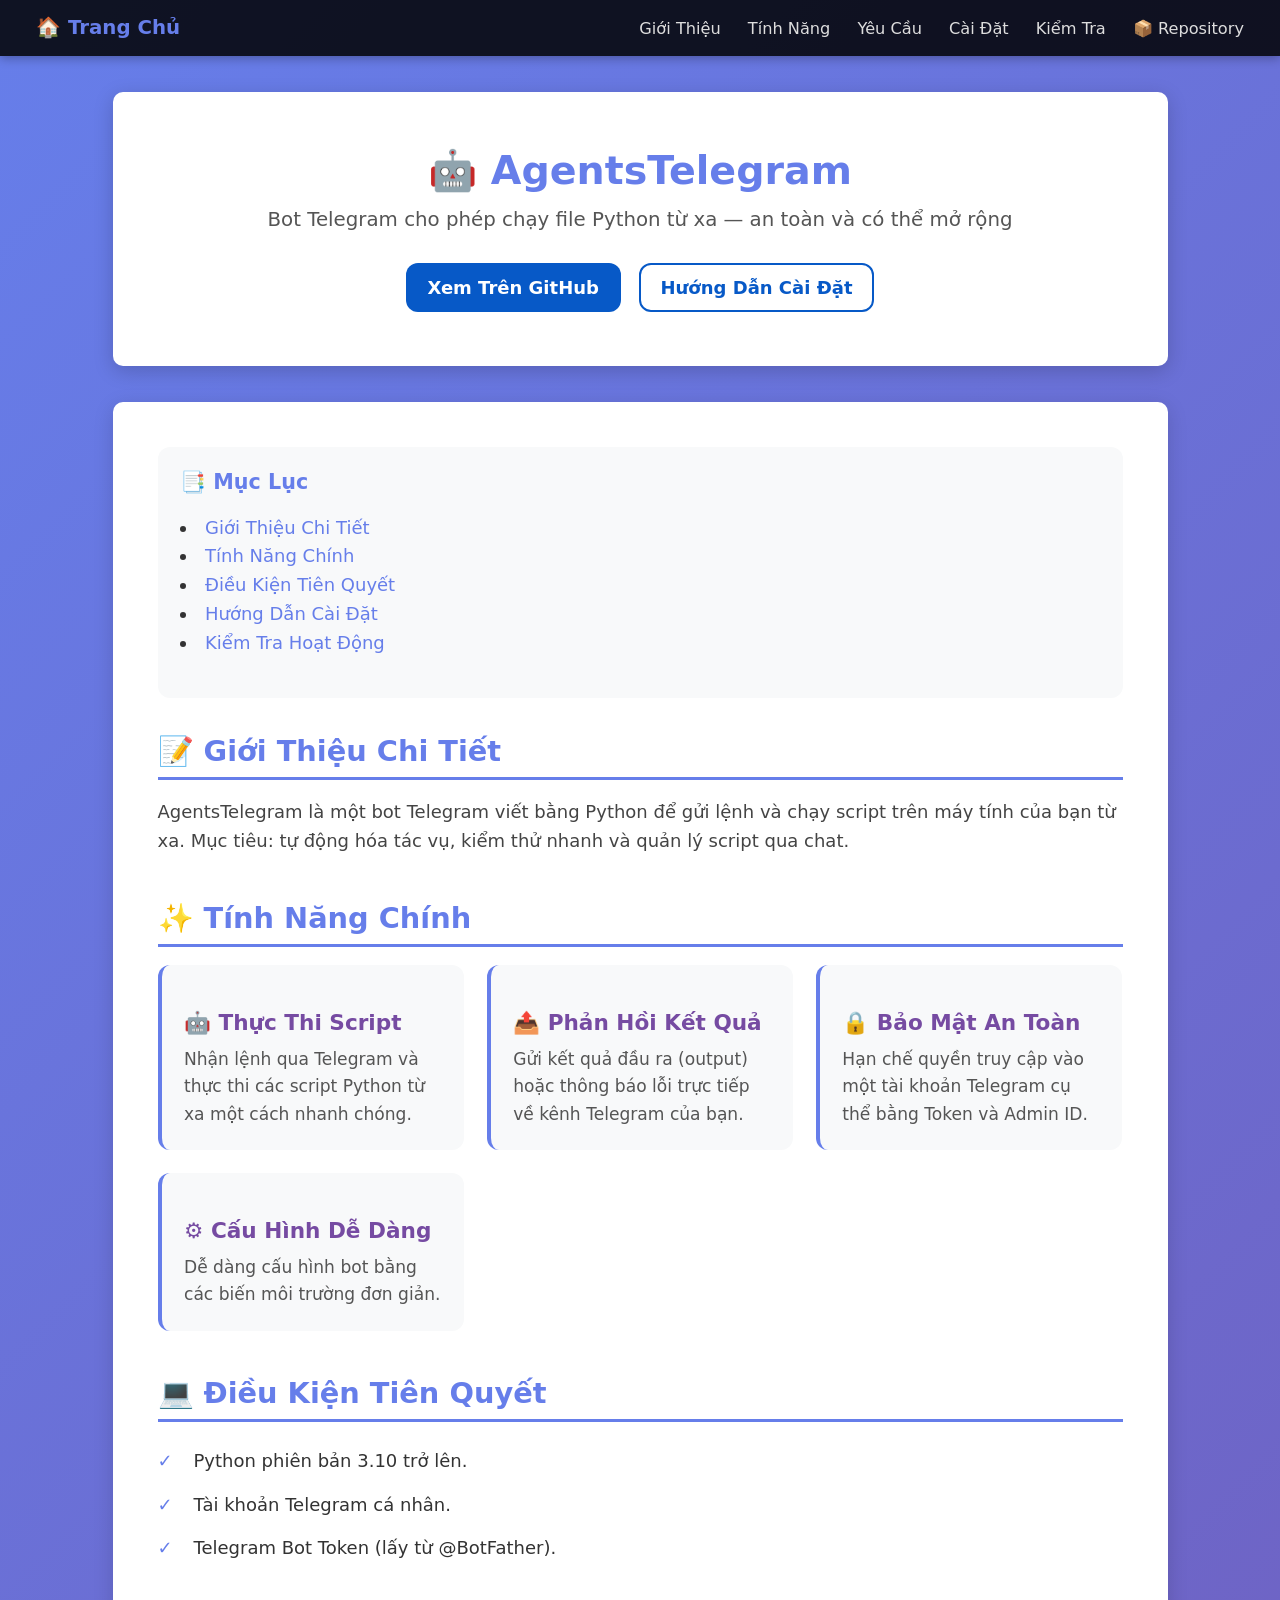
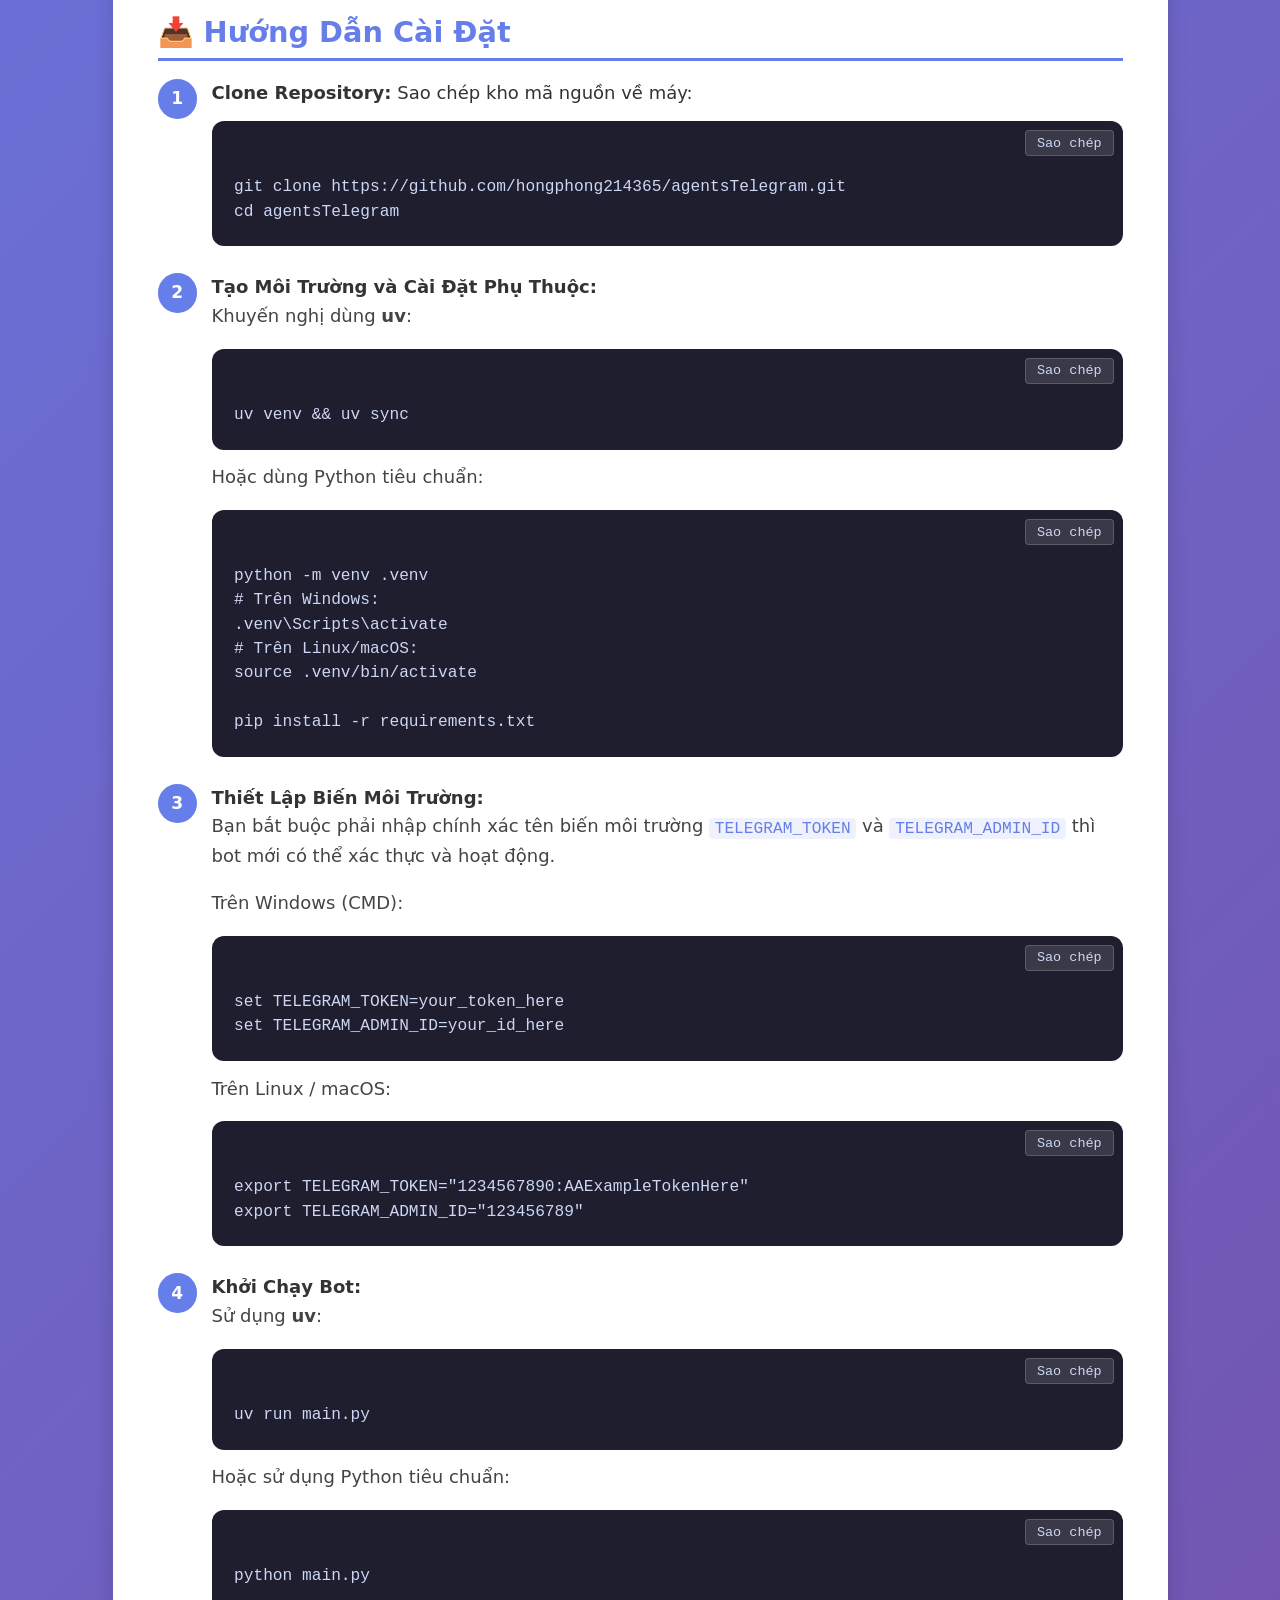
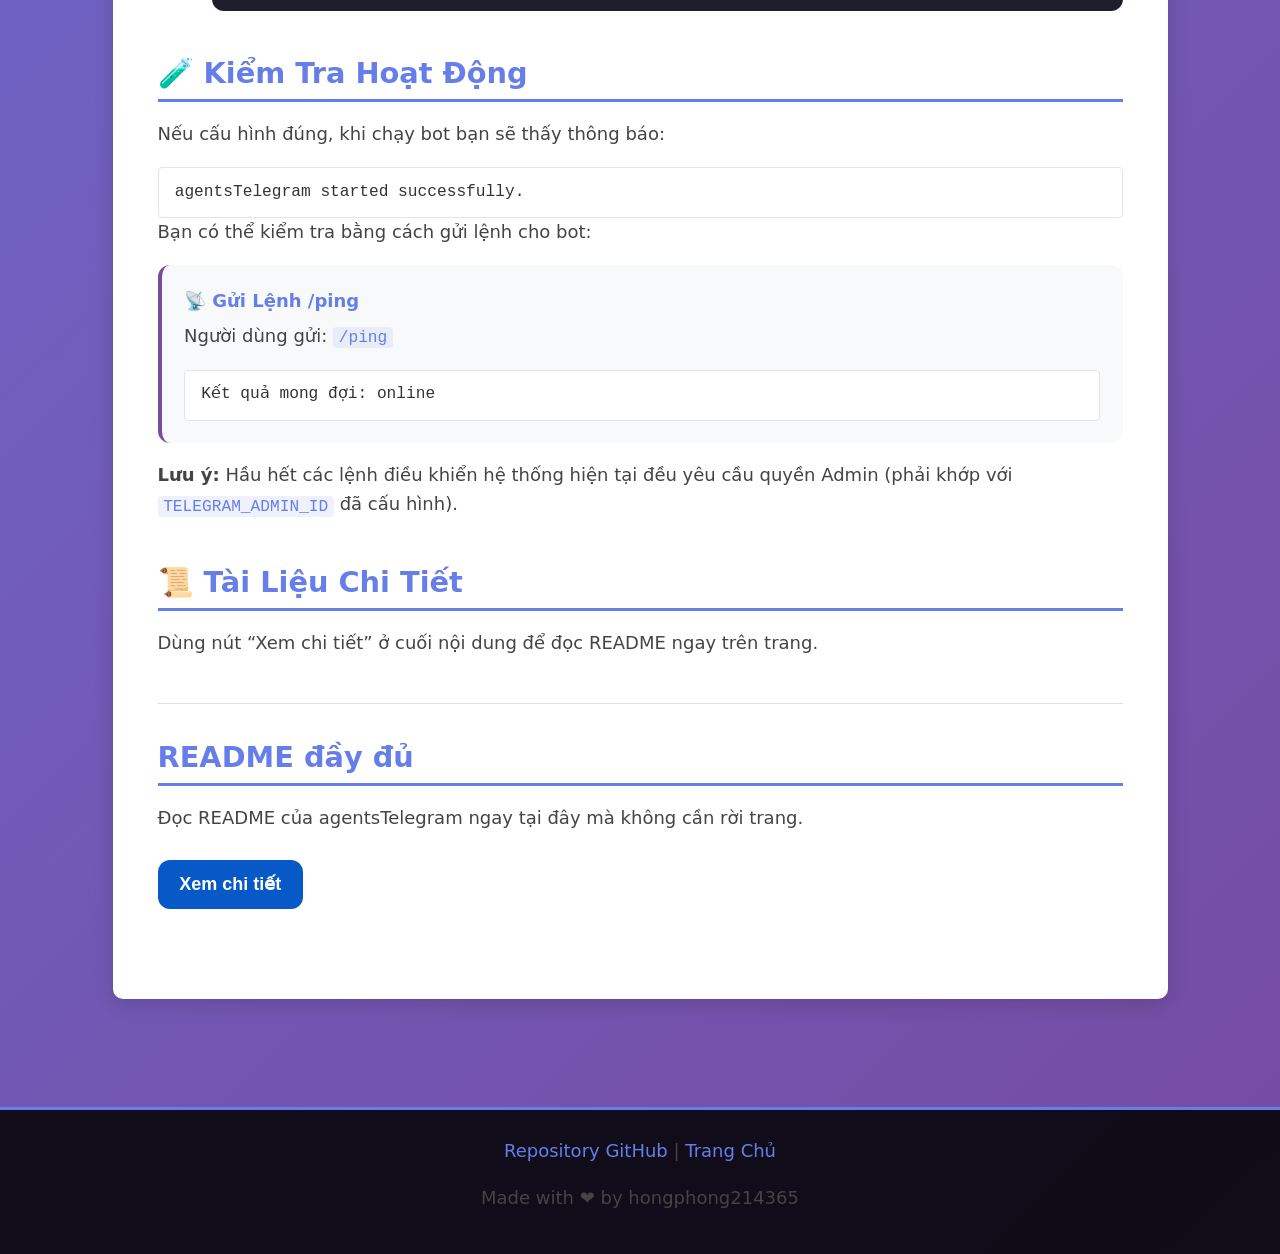
<file: project/agentsTelegram.html>
<!DOCTYPE html>
<html lang="vi">
<head>
    <meta charset="UTF-8">
    <meta name="viewport" content="width=device-width, initial-scale=1.0">
    <title>AgentsTelegram – Bot Telegram Chạy Python Từ Xa | Hồng Phong</title>
    <meta name="description" content="AgentsTelegram: bot Telegram viết bằng Python để gửi lệnh và chạy script trên máy tính từ xa. Hướng dẫn cài đặt, tính năng và mã nguồn.">
    <link rel="stylesheet" href="/style.css">
</head>
<body class="project-page-body">

    <a href="#main-content" class="skip-link">Bỏ qua đến nội dung chính</a>

    <!-- Navigation -->
    <nav class="project-nav" aria-label="Điều hướng trang AgentsTelegram">
        <a href="/index.html" class="project-nav-logo">🏠 Trang Chủ</a>
        <ul class="project-nav-links" role="list">
            <li><a href="#introduction">Giới Thiệu</a></li>
            <li><a href="#features">Tính Năng</a></li>
            <li><a href="#requirements">Yêu Cầu</a></li>
            <li><a href="#installation">Cài Đặt</a></li>
            <li><a href="#testing">Kiểm Tra</a></li>
            <li><a href="https://github.com/hongphong214365/agentsTelegram" target="_blank" rel="noopener">📦 Repository</a></li>
        </ul>
    </nav>

    <div class="project-container">

        <!-- Hero -->
        <section class="project-hero" aria-labelledby="hero-heading">
            <h1 id="hero-heading">🤖 AgentsTelegram</h1>
            <p>Bot Telegram cho phép chạy file Python từ xa — an toàn và có thể mở rộng</p>
            <div class="cta-buttons">
                <a href="https://github.com/hongphong214365/agentsTelegram" class="btn" target="_blank" rel="noopener">Xem Trên GitHub</a>
                <a href="#installation" class="btn btn-outline">Hướng Dẫn Cài Đặt</a>
            </div>
        </section>

        <!-- Main content -->
        <main id="main-content" class="project-main">

            <!-- Table of Contents -->
            <nav class="toc" aria-label="Mục lục trang">
                <h3>📑 Mục Lục</h3>
                <ul>
                    <li><a href="#introduction">Giới Thiệu Chi Tiết</a></li>
                    <li><a href="#features">Tính Năng Chính</a></li>
                    <li><a href="#requirements">Điều Kiện Tiên Quyết</a></li>
                    <li><a href="#installation">Hướng Dẫn Cài Đặt</a></li>
                    <li><a href="#testing">Kiểm Tra Hoạt Động</a></li>
                </ul>
            </nav>

            <!-- Introduction -->
            <section id="introduction" aria-labelledby="intro-heading">
                <h2 id="intro-heading">📝 Giới Thiệu Chi Tiết</h2>
                <p>
                    AgentsTelegram là một bot Telegram viết bằng Python để gửi lệnh và chạy script trên
                    máy tính của bạn từ xa. Mục tiêu: tự động hóa tác vụ, kiểm thử nhanh và quản lý script qua chat.
                </p>
            </section>

            <!-- Features -->
            <section id="features" aria-labelledby="features-heading">
                <h2 id="features-heading">✨ Tính Năng Chính</h2>
                <div class="features-grid">
                    <div class="feature-card">
                        <h3>🤖 Thực Thi Script</h3>
                        <p>Nhận lệnh qua Telegram và thực thi các script Python từ xa một cách nhanh chóng.</p>
                    </div>
                    <div class="feature-card">
                        <h3>📤 Phản Hồi Kết Quả</h3>
                        <p>Gửi kết quả đầu ra (output) hoặc thông báo lỗi trực tiếp về kênh Telegram của bạn.</p>
                    </div>
                    <div class="feature-card">
                        <h3>🔒 Bảo Mật An Toàn</h3>
                        <p>Hạn chế quyền truy cập vào một tài khoản Telegram cụ thể bằng Token và Admin ID.</p>
                    </div>
                    <div class="feature-card">
                        <h3>⚙️ Cấu Hình Dễ Dàng</h3>
                        <p>Dễ dàng cấu hình bot bằng các biến môi trường đơn giản.</p>
                    </div>
                </div>
            </section>

            <!-- Requirements -->
            <section id="requirements" aria-labelledby="req-heading">
                <h2 id="req-heading">💻 Điều Kiện Tiên Quyết</h2>
                <ul class="requirements-list">
                    <li>Python phiên bản 3.10 trở lên.</li>
                    <li>Tài khoản Telegram cá nhân.</li>
                    <li>Telegram Bot Token (lấy từ @BotFather).</li>
                </ul>
            </section>

            <!-- Installation -->
            <section id="installation" aria-labelledby="install-heading">
                <h2 id="install-heading">📥 Hướng Dẫn Cài Đặt</h2>

                <ol class="steps">
                    <li>
                        <strong>Clone Repository:</strong> Sao chép kho mã nguồn về máy:
                        <div class="code-block">
                            <code>git clone https://github.com/hongphong214365/agentsTelegram.git
cd agentsTelegram</code>
                        </div>
                    </li>
                    <li>
                        <strong>Tạo Môi Trường và Cài Đặt Phụ Thuộc:</strong>
                        <p>Khuyến nghị dùng <strong>uv</strong>:</p>
                        <div class="code-block">
                            <code>uv venv &amp;&amp; uv sync</code>
                        </div>
                        <p>Hoặc dùng Python tiêu chuẩn:</p>
                        <div class="code-block">
                            <code>python -m venv .venv
# Trên Windows:
.venv\Scripts\activate
# Trên Linux/macOS:
source .venv/bin/activate

pip install -r requirements.txt</code>
                        </div>
                    </li>
                    <li>
                        <strong>Thiết Lập Biến Môi Trường:</strong>
                        <p>
                            Bạn bắt buộc phải nhập chính xác tên biến môi trường <code>TELEGRAM_TOKEN</code>
                            và <code>TELEGRAM_ADMIN_ID</code> thì bot mới có thể xác thực và hoạt động.
                        </p>
                        <p>Trên Windows (CMD):</p>
                        <div class="code-block">
                            <code>set TELEGRAM_TOKEN=your_token_here
set TELEGRAM_ADMIN_ID=your_id_here</code>
                        </div>
                        <p>Trên Linux / macOS:</p>
                        <div class="code-block">
                            <code>export TELEGRAM_TOKEN="1234567890:AAExampleTokenHere"
export TELEGRAM_ADMIN_ID="123456789"</code>
                        </div>
                    </li>
                    <li>
                        <strong>Khởi Chạy Bot:</strong>
                        <p>Sử dụng <strong>uv</strong>:</p>
                        <div class="code-block">
                            <code>uv run main.py</code>
                        </div>
                        <p>Hoặc sử dụng Python tiêu chuẩn:</p>
                        <div class="code-block">
                            <code>python main.py</code>
                        </div>
                    </li>
                </ol>
            </section>

            <!-- Testing -->
            <section id="testing" aria-labelledby="test-heading">
                <h2 id="test-heading">🧪 Kiểm Tra Hoạt Động</h2>
                <p>Nếu cấu hình đúng, khi chạy bot bạn sẽ thấy thông báo:</p>
                <div class="example">agentsTelegram started successfully.</div>

                <p>Bạn có thể kiểm tra bằng cách gửi lệnh cho bot:</p>
                <div class="command-item">
                    <strong>📡 Gửi Lệnh /ping</strong>
                    <p>Người dùng gửi: <code>/ping</code></p>
                    <div class="example">Kết quả mong đợi: online</div>
                </div>

                <p>
                    <strong>Lưu ý:</strong> Hầu hết các lệnh điều khiển hệ thống hiện tại đều yêu cầu quyền Admin
                    (phải khớp với <code>TELEGRAM_ADMIN_ID</code> đã cấu hình).
                </p>
            </section>

            <!-- Documentation -->
            <section aria-labelledby="docs-heading">
                <h2 id="docs-heading">📜 Tài Liệu Chi Tiết</h2>
                <p>
                    Dùng nút “Xem chi tiết” ở cuối nội dung để đọc README ngay trên trang.
                </p>
            </section>

            <section class="project-readme-section" aria-labelledby="agents-readme-heading">
                <h2 id="agents-readme-heading">README đầy đủ</h2>
                <p class="section-desc">Đọc README của agentsTelegram ngay tại đây mà không cần rời trang.</p>
                <button class="btn project-readme-toggle" type="button" aria-expanded="false" aria-controls="agents-readme-panel" data-repository="agentsTelegram">
                    Xem chi tiết
                </button>
                <div id="agents-readme-panel" class="project-readme-panel" hidden>
                    <p class="readme-status visually-hidden" role="status" aria-live="polite"></p>
                    <div class="readme-content" aria-busy="false"></div>
                    <p class="readme-fallback" hidden></p>
                </div>
            </section>

        </main>

    </div>

    <!-- Footer -->
    <footer class="project-footer">
        <p>
            <a href="https://github.com/hongphong214365/agentsTelegram" target="_blank" rel="noopener">Repository GitHub</a> |
            <a href="/index.html">Trang Chủ</a>
        </p>
        <p>Made with ❤️ by hongphong214365</p>
    </footer>

    <script src="/main.js" defer></script>
</body>
</html>
</file>
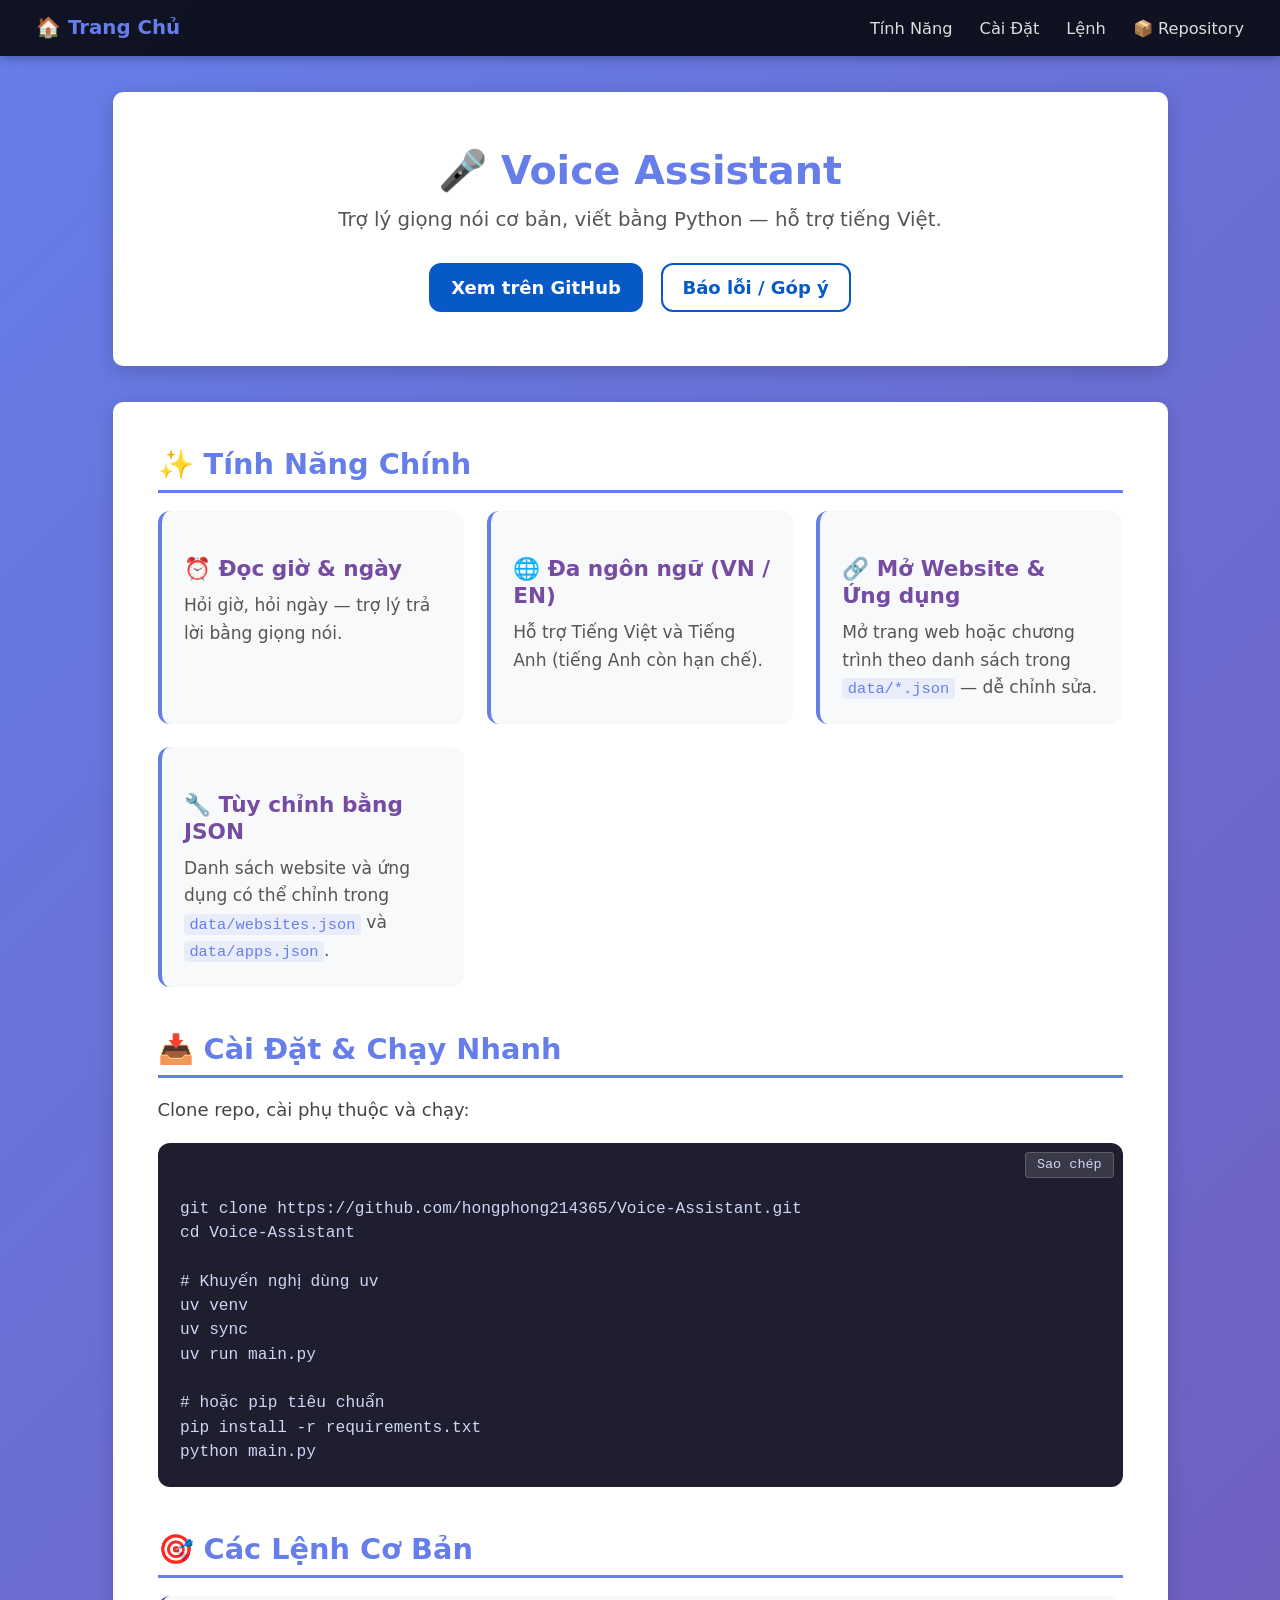
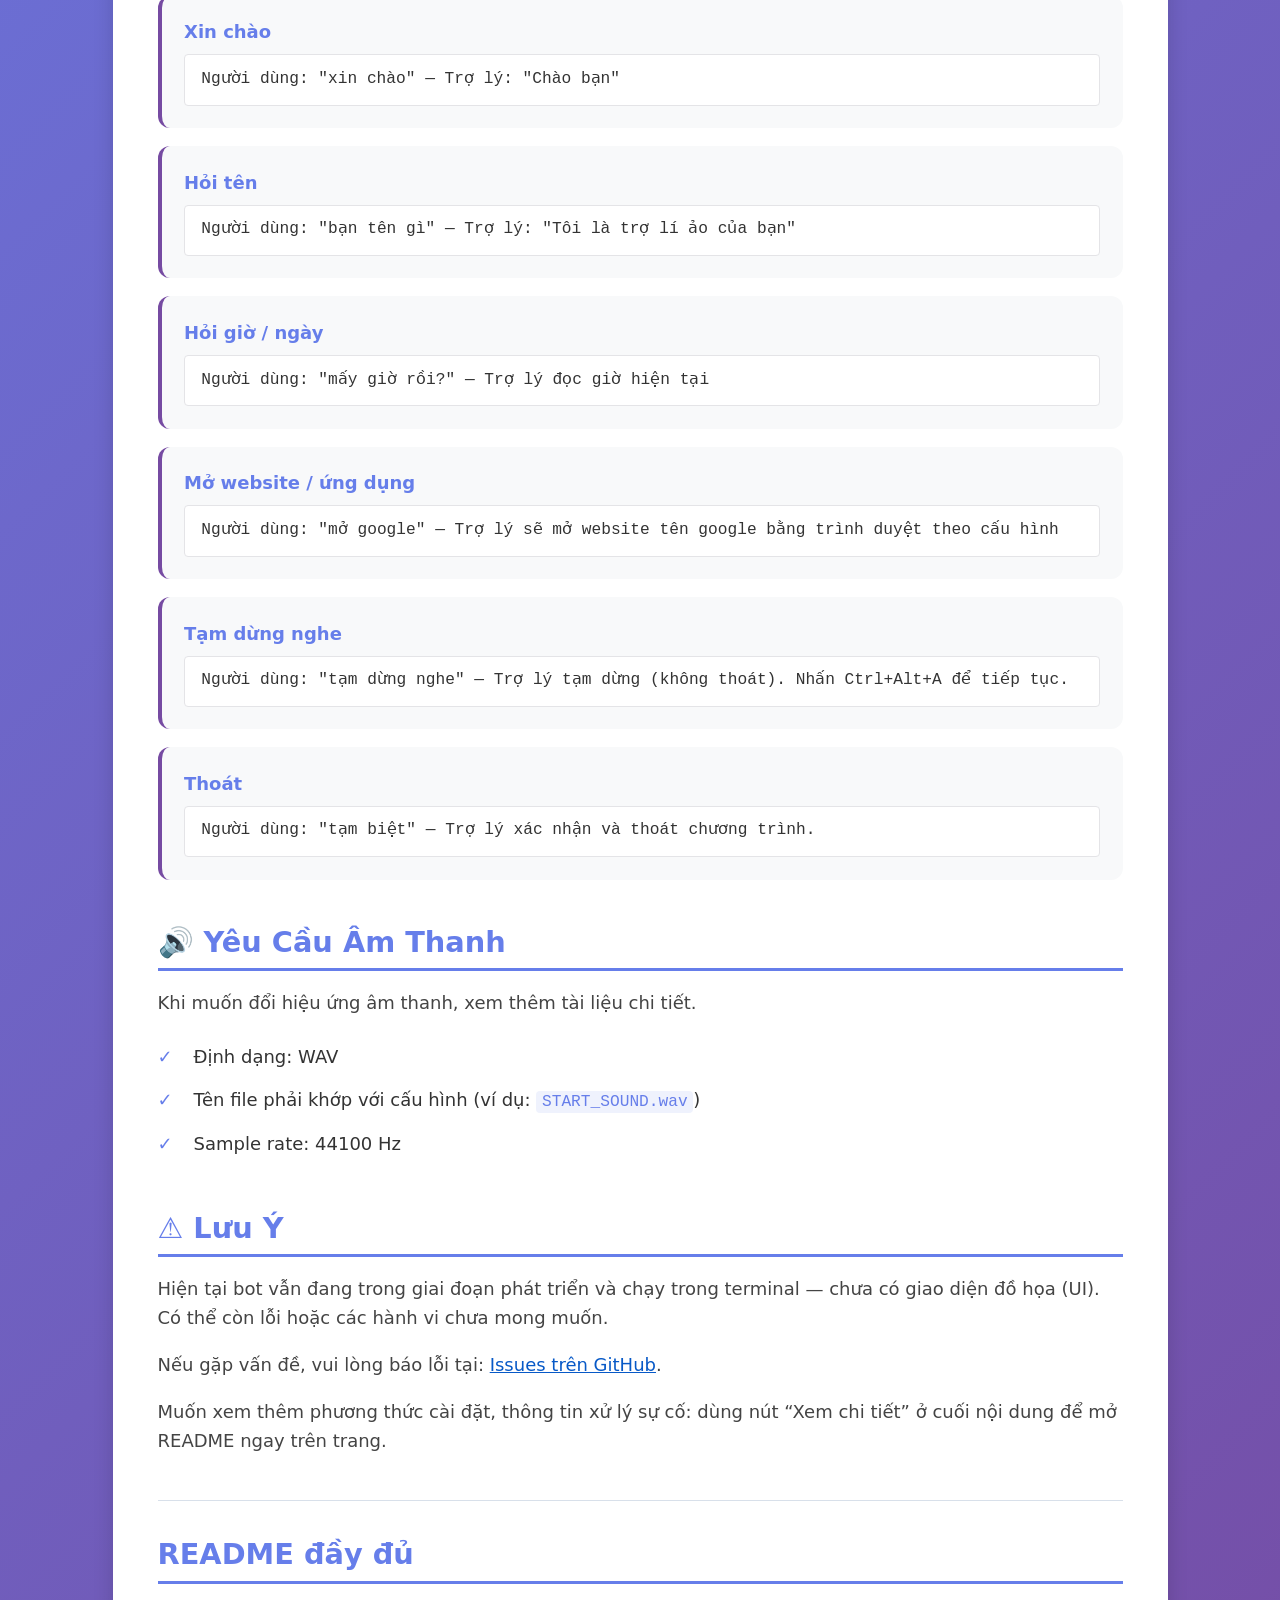
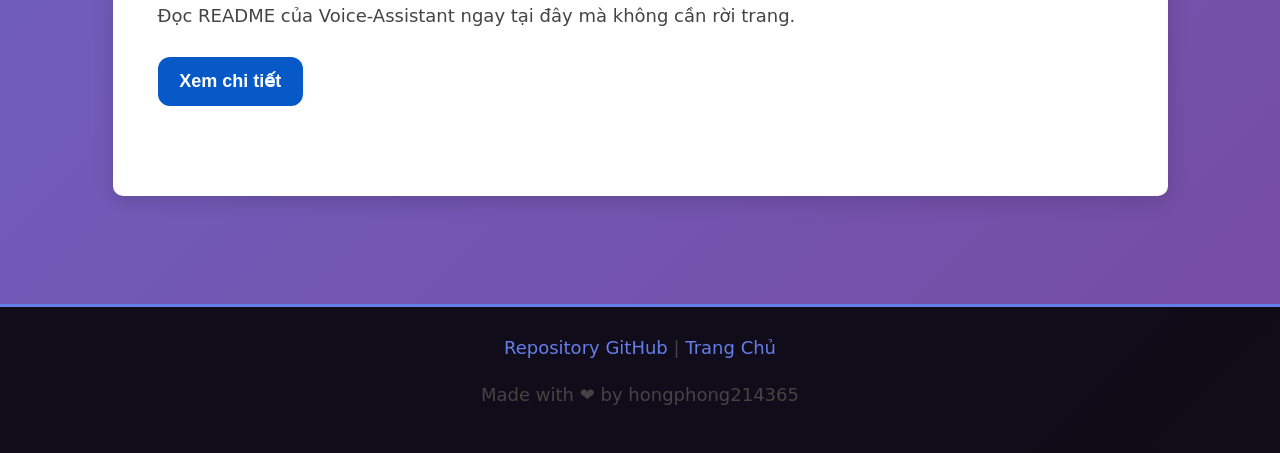
<file: project/Voice-Assistant.html>
<!DOCTYPE html>
<html lang="vi">
<head>
    <meta charset="UTF-8">
    <meta name="viewport" content="width=device-width, initial-scale=1.0">
    <title>Voice Assistant – Trợ Lý Giọng Nói Python | Hồng Phong</title>
    <meta name="description" content="Voice Assistant: trợ lý giọng nói cơ bản viết bằng Python. Hỗ trợ tiếng Việt, mở website, đọc giờ và nhiều tính năng khác.">
    <link rel="stylesheet" href="/style.css">
</head>
<body class="project-page-body">

    <a href="#main-content" class="skip-link">Bỏ qua đến nội dung chính</a>

    <!-- Navigation -->
    <nav class="project-nav" aria-label="Điều hướng trang Voice Assistant">
        <a href="/index.html" class="project-nav-logo">🏠 Trang Chủ</a>
        <ul class="project-nav-links" role="list">
            <li><a href="#features">Tính Năng</a></li>
            <li><a href="#installation">Cài Đặt</a></li>
            <li><a href="#commands">Lệnh</a></li>
            <li><a href="https://github.com/hongphong214365/Voice-Assistant" target="_blank" rel="noopener">📦 Repository</a></li>
        </ul>
    </nav>

    <div class="project-container">

        <!-- Hero -->
        <section class="project-hero" aria-labelledby="hero-heading">
            <h1 id="hero-heading">🎤 Voice Assistant</h1>
            <p>Trợ lý giọng nói cơ bản, viết bằng Python — hỗ trợ tiếng Việt.</p>
            <div class="cta-buttons">
                <a href="https://github.com/hongphong214365/Voice-Assistant" class="btn" target="_blank" rel="noopener">Xem trên GitHub</a>
                <a href="https://github.com/hongphong214365/Voice-Assistant/issues" class="btn btn-outline" target="_blank" rel="noopener">Báo lỗi / Góp ý</a>
            </div>
        </section>

        <!-- Main content -->
        <main id="main-content" class="project-main">

            <!-- Features -->
            <section id="features" aria-labelledby="features-heading">
                <h2 id="features-heading">✨ Tính Năng Chính</h2>
                <div class="features-grid">
                    <div class="feature-card">
                        <h3>⏰ Đọc giờ &amp; ngày</h3>
                        <p>Hỏi giờ, hỏi ngày — trợ lý trả lời bằng giọng nói.</p>
                    </div>
                    <div class="feature-card">
                        <h3>🌐 Đa ngôn ngữ (VN / EN)</h3>
                        <p>Hỗ trợ Tiếng Việt và Tiếng Anh (tiếng Anh còn hạn chế).</p>
                    </div>
                    <div class="feature-card">
                        <h3>🔗 Mở Website &amp; Ứng dụng</h3>
                        <p>Mở trang web hoặc chương trình theo danh sách trong <code>data/*.json</code> — dễ chỉnh sửa.</p>
                    </div>
                    <div class="feature-card">
                        <h3>🔧 Tùy chỉnh bằng JSON</h3>
                        <p>Danh sách website và ứng dụng có thể chỉnh trong <code>data/websites.json</code> và <code>data/apps.json</code>.</p>
                    </div>
                </div>
            </section>

            <!-- Installation -->
            <section id="installation" aria-labelledby="install-heading">
                <h2 id="install-heading">📥 Cài Đặt &amp; Chạy Nhanh</h2>
                <p>Clone repo, cài phụ thuộc và chạy:</p>
                <div class="code-block">
                    <code>git clone https://github.com/hongphong214365/Voice-Assistant.git
cd Voice-Assistant

# Khuyến nghị dùng uv
uv venv
uv sync
uv run main.py

# hoặc pip tiêu chuẩn
pip install -r requirements.txt
python main.py</code>
                </div>
            </section>

            <!-- Commands -->
            <section id="commands" aria-labelledby="commands-heading">
                <h2 id="commands-heading">🎯 Các Lệnh Cơ Bản</h2>

                <div class="command-item">
                    <strong>Xin chào</strong>
                    <div class="example">Người dùng: "xin chào" — Trợ lý: "Chào bạn"</div>
                </div>

                <div class="command-item">
                    <strong>Hỏi tên</strong>
                    <div class="example">Người dùng: "bạn tên gì" — Trợ lý: "Tôi là trợ lí ảo của bạn"</div>
                </div>

                <div class="command-item">
                    <strong>Hỏi giờ / ngày</strong>
                    <div class="example">Người dùng: "mấy giờ rồi?" — Trợ lý đọc giờ hiện tại</div>
                </div>

                <div class="command-item">
                    <strong>Mở website / ứng dụng</strong>
                    <div class="example">Người dùng: "mở google" — Trợ lý sẽ mở website tên google bằng trình duyệt theo cấu hình</div>
                </div>

                <div class="command-item">
                    <strong>Tạm dừng nghe</strong>
                    <div class="example">Người dùng: "tạm dừng nghe" — Trợ lý tạm dừng (không thoát). Nhấn Ctrl+Alt+A để tiếp tục.</div>
                </div>

                <div class="command-item">
                    <strong>Thoát</strong>
                    <div class="example">Người dùng: "tạm biệt" — Trợ lý xác nhận và thoát chương trình.</div>
                </div>
            </section>

            <!-- Audio Requirements -->
            <section id="audio-requirements" aria-labelledby="audio-heading">
                <h2 id="audio-heading">🔊 Yêu Cầu Âm Thanh</h2>
                <p>Khi muốn đổi hiệu ứng âm thanh, xem thêm tài liệu chi tiết.</p>
                <ul class="requirements-list">
                    <li>Định dạng: WAV</li>
                    <li>Tên file phải khớp với cấu hình (ví dụ: <code>START_SOUND.wav</code>)</li>
                    <li>Sample rate: 44100 Hz</li>
                </ul>
            </section>

            <!-- Notes -->
            <section id="notes" aria-labelledby="notes-heading">
                <h2 id="notes-heading">⚠️ Lưu Ý</h2>
                <p>
                    Hiện tại bot vẫn đang trong giai đoạn phát triển và chạy trong terminal —
                    chưa có giao diện đồ họa (UI). Có thể còn lỗi hoặc các hành vi chưa mong muốn.
                </p>
                <p>
                    Nếu gặp vấn đề, vui lòng báo lỗi tại:
                    <a href="https://github.com/hongphong214365/Voice-Assistant/issues" target="_blank" rel="noopener">Issues trên GitHub</a>.
                </p>
                <p>
                    Muốn xem thêm phương thức cài đặt, thông tin xử lý sự cố:
                    dùng nút “Xem chi tiết” ở cuối nội dung để mở README ngay trên trang.
                </p>
            </section>

            <section class="project-readme-section" aria-labelledby="voice-readme-heading">
                <h2 id="voice-readme-heading">README đầy đủ</h2>
                <p class="section-desc">Đọc README của Voice-Assistant ngay tại đây mà không cần rời trang.</p>
                <button class="btn project-readme-toggle" type="button" aria-expanded="false" aria-controls="voice-readme-panel" data-repository="Voice-Assistant">
                    Xem chi tiết
                </button>
                <div id="voice-readme-panel" class="project-readme-panel" hidden>
                    <p class="readme-status visually-hidden" role="status" aria-live="polite"></p>
                    <div class="readme-content" aria-busy="false"></div>
                    <p class="readme-fallback" hidden></p>
                </div>
            </section>

        </main>

    </div>

    <!-- Footer -->
    <footer class="project-footer">
        <p>
            <a href="https://github.com/hongphong214365/Voice-Assistant" target="_blank" rel="noopener">Repository GitHub</a> |
            <a href="/index.html">Trang Chủ</a>
        </p>
        <p>Made with ❤️ by hongphong214365</p>
    </footer>

    <script src="/main.js" defer></script>
</body>
</html>
</file>
<file: style.css>
/* =========================================================
   style.css — Hồng Phong Personal Site
   Accessible, high-contrast, responsive.
   Designed for good NVDA screen-reader experience.
   ========================================================= */

/* ── CSS Custom Properties ─────────────────────────────── */
:root {
  --bg:           #ffffff;
  --text:         #0b0b0b;
  --muted:        #444444;
  --brand:        #0b66ff;
  --brand-dark:   #084bb5;
  --success:      #0a8a3e;
  --error:        #c92a2a;
  --accent:       #ffb703;
  --surface:      #f7f8fa;
  --border:       #e4e4e7;
  --max-width:    980px;
  --gap:          1rem;
  --radius:       8px;
  --nav-h:        60px;
  --header-bg:    #0d1117;
  --header-text:  #f0f6fc;
  --footer-bg:    #0d1117;
  --footer-text:  #c9d1d9;
}

/* ── Base Reset ─────────────────────────────────────────── */
*, *::before, *::after { box-sizing: border-box; }

html {
  font-family: system-ui, -apple-system, "Segoe UI", Roboto, "Helvetica Neue", Arial, sans-serif;
  font-size: 18px;
  line-height: 1.6;
  background: var(--bg);
  color: var(--text);
  scroll-behavior: smooth;
}

body { margin: 0; padding: 0; -webkit-font-smoothing: antialiased; }

/* ── Visually Hidden (Screen-reader only) ────────────────── */
.visually-hidden {
  position: absolute !important;
  width: 1px;
  height: 1px;
  overflow: hidden;
  clip: rect(1px, 1px, 1px, 1px);
  white-space: nowrap;
  border: 0;
  padding: 0;
  margin: -1px;
}

/* ── Skip Link ───────────────────────────────────────────── */
.skip-link {
  position: absolute;
  left: 1rem;
  top: 0;
  background: var(--brand);
  color: #fff;
  padding: 0.5rem 0.9rem;
  border-radius: 0 0 var(--radius) var(--radius);
  z-index: 2000;
  transform: translateY(-110%);
  transition: transform 0.18s ease;
  font-weight: 600;
  text-decoration: none;
}
.skip-link:focus { transform: translateY(0); }

/* ── Focus Styles ────────────────────────────────────────── */
:focus { outline: none; }
:focus-visible {
  outline: 3px solid var(--accent);
  outline-offset: 3px;
  border-radius: 4px;
}

/* ── Layout Container ────────────────────────────────────── */
.container {
  max-width: var(--max-width);
  margin: 0 auto;
  padding: 0 1.25rem;
}

/* ── Typography ──────────────────────────────────────────── */
h1, h2, h3, h4 { margin: 0 0 0.5rem; font-weight: 700; color: var(--text); line-height: 1.25; }
h1 { font-size: 2rem; }
h2 { font-size: 1.5rem; }
h3 { font-size: 1.15rem; }

@media (min-width: 900px) {
  h1 { font-size: 2.6rem; }
  h2 { font-size: 1.8rem; }
}

p { margin: 0 0 1rem; color: var(--muted); }

/* ── Links ───────────────────────────────────────────────── */
a { color: var(--brand); text-decoration: underline; text-decoration-thickness: 1px; }
a:hover, a:focus { color: var(--brand-dark); }

/* ── Buttons ─────────────────────────────────────────────── */
.btn {
  display: inline-block;
  padding: 0.55rem 1.1rem;
  border-radius: var(--radius);
  border: 2px solid transparent;
  background: var(--brand);
  color: #fff;
  font-weight: 600;
  font-size: 1rem;
  cursor: pointer;
  text-decoration: none;
  transition: background 0.15s, border-color 0.15s, color 0.15s;
  line-height: 1.4;
}
.btn:hover, .btn:focus-visible { background: var(--brand-dark); color: #fff; text-decoration: none; }

.btn-outline {
  background: transparent;
  border-color: var(--brand);
  color: var(--brand);
}
.btn-outline:hover, .btn-outline:focus-visible {
  background: var(--brand);
  color: #fff;
}

.btn-sm { padding: 0.35rem 0.75rem; font-size: 0.9rem; }

button:disabled, .btn[disabled] { opacity: 0.5; cursor: not-allowed; }

/* ── Forms ───────────────────────────────────────────────── */
.form-group { margin-bottom: 1rem; }

label {
  display: block;
  margin-bottom: 0.3rem;
  font-weight: 600;
  color: var(--footer-text);
}

input[type="text"],
input[type="email"],
textarea,
select {
  width: 100%;
  padding: 0.55rem 0.75rem;
  border: 1px solid #4a4a5a;
  border-radius: var(--radius);
  background: #1c2128;
  color: var(--footer-text);
  font-size: 1rem;
  font-family: inherit;
}
input[type="text"]:focus,
input[type="email"]:focus,
textarea:focus,
select:focus {
  border-color: var(--brand);
  box-shadow: 0 0 0 3px rgba(11, 102, 255, 0.25);
  outline: none;
}
textarea { resize: vertical; min-height: 100px; }

.form-status { margin-top: 0.5rem; font-size: 0.9rem; }
.form-status.success { color: #58d68d; }
.form-status.error   { color: #ff6b6b; }

/* ── Images ──────────────────────────────────────────────── */
img { max-width: 100%; height: auto; display: block; }

/* ── Cards (generic) ─────────────────────────────────────── */
.card {
  background: var(--surface);
  border: 1px solid var(--border);
  border-radius: 10px;
  padding: 1.25rem;
  margin-bottom: 1rem;
  box-shadow: 0 1px 3px rgba(15, 15, 15, 0.04);
}

/* ── Badge ───────────────────────────────────────────────── */
.badge {
  display: inline-block;
  padding: 0.15rem 0.55rem;
  border-radius: 999px;
  background: rgba(11, 102, 255, 0.1);
  color: var(--brand);
  font-size: 0.78rem;
  font-weight: 600;
}

/* ═══════════════════════════════════════════════════════════
   HEADER / NAV
   ═══════════════════════════════════════════════════════════ */
.site-header {
  position: sticky;
  top: 0;
  z-index: 100;
  background: var(--header-bg);
  border-bottom: 1px solid rgba(255, 255, 255, 0.08);
  height: var(--nav-h);
  display: flex;
  align-items: center;
}

.nav-container {
  display: flex;
  align-items: center;
  gap: 1.5rem;
  width: 100%;
}

.site-logo {
  font-size: 1.3rem;
  font-weight: 800;
  color: var(--header-text);
  text-decoration: none;
  letter-spacing: 0.04em;
  flex-shrink: 0;
}
.site-logo:hover, .site-logo:focus { color: var(--accent); }

/* Main nav links */
.nav-list {
  display: flex;
  gap: 0.25rem;
  list-style: none;
  margin: 0;
  padding: 0;
}
.nav-list a {
  color: var(--header-text);
  text-decoration: none;
  padding: 0.4rem 0.65rem;
  border-radius: 6px;
  font-size: 0.95rem;
  opacity: 0.85;
}
.nav-list a:hover, .nav-list a:focus { opacity: 1; background: rgba(255, 255, 255, 0.1); color: var(--header-text); }

/* Social list — push to far right */
.social-list {
  display: flex;
  align-items: center;
  gap: 0.35rem;
  list-style: none;
  margin: 0 0 0 auto;
  padding: 0;
}
.social-list a {
  display: flex;
  align-items: center;
  justify-content: center;
  width: 36px;
  height: 36px;
  border-radius: 50%;
  color: var(--header-text);
  opacity: 0.75;
  text-decoration: none;
  transition: opacity 0.15s, background 0.15s;
}
.social-list a:hover, .social-list a:focus { opacity: 1; background: rgba(255, 255, 255, 0.12); }

.social-text-icon {
  font-size: 0.7rem;
  font-weight: 700;
  letter-spacing: 0.03em;
}

/* Responsive nav: collapse on small screens */
@media (max-width: 640px) {
  .nav-list { display: none; }
  .social-list { gap: 0.2rem; }
  .social-list a { width: 32px; height: 32px; }
}

/* ═══════════════════════════════════════════════════════════
   HERO / ABOUT
   ═══════════════════════════════════════════════════════════ */
.section-hero {
  padding: 4rem 0 3rem;
}

.hero-inner {
  display: flex;
  align-items: center;
  gap: 2.5rem;
  flex-wrap: wrap;
}

.avatar {
  width: 140px;
  height: 140px;
  border-radius: 50%;
  border: 3px solid var(--border);
  object-fit: cover;
  flex-shrink: 0;
}

.hero-text { flex: 1; min-width: 260px; }
.hero-text h1 { margin-bottom: 0.75rem; }
.hero-text p { max-width: 60ch; }

.hero-actions {
  display: flex;
  gap: 0.75rem;
  flex-wrap: wrap;
  margin-top: 1.25rem;
}

/* ═══════════════════════════════════════════════════════════
   PROJECTS
   ═══════════════════════════════════════════════════════════ */
.section-projects {
  padding: 2rem 0 3rem;
  border-top: 1px solid var(--border);
}

.section-desc {
  color: var(--muted);
  margin-bottom: 1.5rem;
}

.project-list {
  display: grid;
  grid-template-columns: repeat(auto-fit, minmax(280px, 1fr));
  gap: 1.25rem;
  list-style: none;
  padding: 0;
  margin: 0 0 2.5rem;
}

.project-card {
  background: var(--surface);
  border: 1px solid var(--border);
  border-radius: 10px;
  padding: 1.25rem;
  display: flex;
  flex-direction: column;
  gap: 0.5rem;
}

.project-card-header {
  display: flex;
  align-items: center;
  justify-content: space-between;
  gap: 0.5rem;
}
.project-card-header h3 { margin: 0; }

.project-card p { margin: 0; flex: 1; }

.project-card-actions {
  display: flex;
  gap: 0.5rem;
  flex-wrap: wrap;
  margin-top: 0.5rem;
}

/* ── README rendered content ─────────────────────────────── */
.readme-section { margin-top: 2.5rem; }

.readme-content {
  background: var(--surface);
  border: 1px solid var(--border);
  border-radius: var(--radius);
  padding: 1.5rem;
  overflow-x: auto;
}

/* Styling for rendered Markdown inside readme-content */
.readme-content h1,
.readme-content h2,
.readme-content h3 { margin-top: 1.25rem; margin-bottom: 0.4rem; }

.readme-content pre {
  position: relative;
  background: #1e1e2e;
  color: #cdd6f4;
  border-radius: var(--radius);
  padding: 1rem 1rem 1rem 1rem;
  overflow-x: auto;
  margin: 0.75rem 0;
  font-size: 0.9rem;
}

.readme-content code {
  font-family: "Cascadia Code", "Fira Code", "Consolas", monospace;
  font-size: 0.9em;
}

.readme-content pre code {
  background: transparent;
  padding: 0;
  border-radius: 0;
  color: inherit;
}

/* Inline code */
.readme-content :not(pre) > code {
  background: rgba(11, 102, 255, 0.08);
  color: var(--brand);
  padding: 0.1em 0.35em;
  border-radius: 4px;
}

/* Copy button on code blocks */
.copy-btn {
  position: absolute;
  top: 0.5rem;
  right: 0.5rem;
  padding: 0.25rem 0.6rem;
  font-size: 0.75rem;
  background: rgba(255, 255, 255, 0.12);
  color: #cdd6f4;
  border: 1px solid rgba(255, 255, 255, 0.18);
  border-radius: 4px;
  cursor: pointer;
  font-family: inherit;
  transition: background 0.15s;
}
.copy-btn:hover { background: rgba(255, 255, 255, 0.22); }
.copy-btn:focus-visible { outline: 2px solid var(--accent); outline-offset: 2px; }

.readme-fallback { font-size: 0.9rem; color: var(--muted); margin-top: 0.75rem; }

/* ═══════════════════════════════════════════════════════════
   FOOTER
   ═══════════════════════════════════════════════════════════ */
.site-footer {
  background: var(--footer-bg);
  color: var(--footer-text);
  margin-top: 3rem;
  border-top: 1px solid rgba(255, 255, 255, 0.08);
}

.footer-inner {
  display: grid;
  grid-template-columns: 1fr 1fr;
  gap: 3rem;
  padding: 3rem 1.25rem 2rem;
}

@media (max-width: 640px) {
  .footer-inner { grid-template-columns: 1fr; gap: 2rem; }
}

.site-footer h2 {
  color: var(--header-text);
  font-size: 1.2rem;
  margin-bottom: 0.75rem;
}

.site-footer p { color: var(--footer-text); }

.contact-info {
  list-style: none;
  padding: 0;
  margin: 0.75rem 0 0;
  display: flex;
  flex-direction: column;
  gap: 0.5rem;
}
.contact-info li {
  display: flex;
  align-items: center;
  gap: 0.5rem;
}
.contact-info a {
  color: var(--footer-text);
  text-decoration: underline;
}
.contact-info a:hover { color: #fff; }

.footer-bottom {
  border-top: 1px solid rgba(255, 255, 255, 0.08);
  padding: 1rem 1.25rem;
  text-align: center;
}
.footer-bottom p {
  font-size: 0.85rem;
  color: rgba(201, 209, 217, 0.6);
  margin: 0;
}

/* ═══════════════════════════════════════════════════════════
   PROJECT PAGES (project/*.html)
   ═══════════════════════════════════════════════════════════ */

/* Shared project page body */
.project-page-body {
  background: linear-gradient(135deg, #667eea 0%, #764ba2 100%);
  min-height: 100vh;
  color: #333;
}

/* Project page nav */
.project-nav {
  background-color: rgba(0, 0, 0, 0.85);
  padding: 0 2rem;
  height: 56px;
  display: flex;
  justify-content: space-between;
  align-items: center;
  position: sticky;
  top: 0;
  z-index: 100;
  box-shadow: 0 2px 10px rgba(0, 0, 0, 0.3);
}
.project-nav-logo {
  color: #667eea;
  font-size: 1.1rem;
  font-weight: 700;
  text-decoration: none;
}
.project-nav-logo:hover { color: #fff; text-decoration: none; }

.project-nav-links {
  display: flex;
  gap: 1.5rem;
  list-style: none;
  margin: 0;
  padding: 0;
}
.project-nav-links a {
  color: #ddd;
  text-decoration: none;
  font-size: 0.9rem;
  transition: color 0.2s;
}
.project-nav-links a:hover, .project-nav-links a:focus { color: #667eea; }

@media (max-width: 640px) {
  .project-nav-links { gap: 0.75rem; }
}

/* Project page container */
.project-container {
  max-width: 1100px;
  margin: 0 auto;
  padding: 2rem 1.25rem;
}

/* Project hero section */
.project-hero {
  background: #fff;
  border-radius: 10px;
  padding: 3rem 2rem;
  text-align: center;
  margin-bottom: 2rem;
  box-shadow: 0 5px 20px rgba(0, 0, 0, 0.18);
}
.project-hero h1 { font-size: 2.2rem; color: #667eea; }
.project-hero p { font-size: 1.1rem; color: #555; margin-bottom: 1.5rem; }
.project-hero .cta-buttons { display: flex; gap: 1rem; justify-content: center; flex-wrap: wrap; }

/* Project main content card */
.project-main {
  background: #fff;
  border-radius: 10px;
  padding: 2.5rem;
  box-shadow: 0 5px 20px rgba(0, 0, 0, 0.15);
  margin-bottom: 2rem;
}

/* Sections inside project main */
.project-main section { margin-bottom: 2.5rem; }
.project-main section h2 {
  color: #667eea;
  font-size: 1.6rem;
  margin-bottom: 1rem;
  border-bottom: 3px solid #667eea;
  padding-bottom: 0.4rem;
}
.project-main section h3 { color: #764ba2; font-size: 1.2rem; margin-top: 1.25rem; }

/* Features grid */
.features-grid {
  display: grid;
  grid-template-columns: repeat(auto-fit, minmax(240px, 1fr));
  gap: 1.25rem;
  margin-bottom: 1.5rem;
}
.feature-card {
  background: #f8f9fa;
  padding: 1.25rem;
  border-radius: var(--radius);
  border-left: 4px solid #667eea;
}
.feature-card h3 { color: #667eea; margin-top: 0; font-size: 1rem; }
.feature-card p { margin: 0; font-size: 0.95rem; color: #555; }

/* Code blocks (project pages) */
.code-block {
  position: relative;
  background: #1e1e2e;
  color: #cdd6f4;
  padding: 1.25rem;
  border-radius: var(--radius);
  overflow-x: auto;
  margin: 0.75rem 0;
  font-family: "Cascadia Code", "Fira Code", Consolas, monospace;
  font-size: 0.9rem;
  line-height: 1.5;
}
.code-block code { display: block; white-space: pre; background: transparent; color: inherit; }

/* Inline code */
:not(.code-block) > code {
  background: rgba(102, 126, 234, 0.1);
  color: #667eea;
  padding: 0.1em 0.35em;
  border-radius: 4px;
  font-family: "Cascadia Code", Consolas, monospace;
  font-size: 0.9em;
}

/* Command items */
.command-item {
  background: #f8f9fa;
  padding: 1.25rem;
  margin-bottom: 1rem;
  border-radius: var(--radius);
  border-left: 4px solid #764ba2;
}
.command-item strong { color: #667eea; display: block; margin-bottom: 0.3rem; }

.example {
  background: #fff;
  border: 1px solid #e4e4e7;
  padding: 0.65rem 0.9rem;
  margin-top: 0.4rem;
  border-radius: 4px;
  font-family: Consolas, monospace;
  font-size: 0.9rem;
  color: #333;
}

/* Requirements list */
.requirements-list { list-style: none; padding: 0; }
.requirements-list li {
  padding: 0.4rem 0 0.4rem 2rem;
  position: relative;
}
.requirements-list li::before {
  content: "✓";
  position: absolute;
  left: 0;
  color: #667eea;
  font-weight: 700;
}

/* Steps list */
.steps { counter-reset: step-counter; list-style: none; padding: 0; }
.steps li {
  counter-increment: step-counter;
  margin-bottom: 1.5rem;
  padding-left: 3rem;
  position: relative;
}
.steps li::before {
  content: counter(step-counter);
  position: absolute;
  left: 0;
  top: 0;
  background: #667eea;
  color: #fff;
  width: 2.2rem;
  height: 2.2rem;
  border-radius: 50%;
  display: flex;
  align-items: center;
  justify-content: center;
  font-weight: 700;
  font-size: 0.95rem;
}

/* TOC */
.toc {
  background: #f8f9fa;
  padding: 1.25rem;
  border-radius: var(--radius);
  margin-bottom: 2rem;
}
.toc h3 { color: #667eea; margin-top: 0; }
.toc ul { list-style: inside disc; padding-left: 0; }
.toc a { color: #667eea; text-decoration: none; }
.toc a:hover { text-decoration: underline; }

/* Project footer */
.project-footer {
  background: rgba(0, 0, 0, 0.85);
  color: #ddd;
  text-align: center;
  padding: 1.5rem;
  margin-top: 2rem;
  border-top: 3px solid #667eea;
}
.project-footer a { color: #667eea; text-decoration: none; }
.project-footer a:hover { text-decoration: underline; }

/* README footer link */
.readme-footer { text-align: center; margin-top: 1rem; }
.readme-footer a {
  display: inline-block;
  margin-top: 0.5rem;
  padding: 8px 14px;
  background: #fff;
  color: #667eea;
  border-radius: 6px;
  text-decoration: none;
  border: 1px solid rgba(0, 0, 0, 0.08);
}
.readme-footer a:hover { background: #667eea; color: #fff; }

/* ═══════════════════════════════════════════════════════════
   ACCESSIBILITY / CONTRAST OVERRIDES
   ═══════════════════════════════════════════════════════════ */
@media (prefers-contrast: more) {
  :root {
    --text:   #000;
    --muted:  #222;
    --brand:  #0047bb;
    --border: #999;
  }
  body { background: #fff; }
  .card, .project-card { border-color: #999; }
}

/* ── Reduced Motion ──────────────────────────────────────── */
@media (prefers-reduced-motion: reduce) {
  *, *::before, *::after { transition: none !important; animation: none !important; }
  html { scroll-behavior: auto; }
}

/* ── Small-screen tweaks ─────────────────────────────────── */
@media (max-width: 420px) {
  html { font-size: 16px; }
  h1 { font-size: 1.6rem; }
  .project-hero h1 { font-size: 1.6rem; }
  .project-main { padding: 1.25rem; }
}

/* ── Helpers ─────────────────────────────────────────────── */
.muted { color: var(--muted); }
.small { font-size: 0.92rem; }
.center { text-align: center; }

/* Homepage refinements */
:root {
  --brand: #0759c7;
  --brand-dark: #064493;
  --surface: #f4f7fb;
  --border: #d8e0ea;
  --radius: 12px;
}

html { scroll-padding-top: 5rem; }
.site-header { height: auto; min-height: var(--nav-h); }
.nav-container { min-height: var(--nav-h); flex-wrap: wrap; padding-top: 0.35rem; padding-bottom: 0.35rem; }
.section-hero { padding: clamp(3rem, 8vw, 6rem) 0; background: linear-gradient(135deg, #f4f8ff, #fff 70%); }
.avatar { border-color: #cbdcf3; box-shadow: 0 12px 30px rgba(25, 74, 135, 0.12); }
.project-card { box-shadow: 0 8px 24px rgba(16, 35, 61, 0.05); transition: transform 0.18s ease, box-shadow 0.18s ease; }
.project-card:hover { transform: translateY(-3px); box-shadow: 0 14px 30px rgba(16, 35, 61, 0.1); }
.readme-content { line-height: 1.75; overflow-wrap: anywhere; }
.readme-content img { max-height: 28rem; width: auto; }
.readme-content pre { padding-top: 3rem; }
.code-block { padding-top: 3rem; }
.readme-content ul, .readme-content ol { padding-left: 1.5rem; }
.project-readme-section { margin-top: 2.5rem; padding-top: 2rem; border-top: 1px solid var(--border); }
.project-readme-panel { margin-top: 1.25rem; }
.project-readme-panel[hidden] { display: none; }
.project-readme-panel .readme-fallback { margin-top: 0.75rem; }
.site-footer { margin-top: 0; padding-top: 3rem; }
.footer-inner { padding-bottom: 2rem; }
.form-honeypot { position: absolute !important; left: -10000px !important; width: 1px !important; height: 1px !important; overflow: hidden !important; }
.error-header { padding-top: 1rem; }
.error-header .nav { display: flex; gap: 1.25rem; }
.error-header .nav a { text-decoration: none; }
.error-main { margin-top: clamp(3rem, 10vh, 7rem); margin-bottom: clamp(3rem, 10vh, 7rem); }
.error-code { color: var(--error); font-size: clamp(4rem, 16vw, 6rem); font-weight: 800; line-height: 1; margin-bottom: 1rem; }
.error-copy { max-width: 600px; margin: 0 auto 2rem; }
.error-action { margin-top: 2rem; }

@media (max-width: 640px) {
  .nav-container { justify-content: space-between; gap: 0.5rem; }
  .nav-list { display: flex; flex-wrap: wrap; }
  .social-list { flex-basis: 100%; justify-content: flex-start; margin-left: 0; }
}

@media (hover: none) {
  .project-card:hover { transform: none; }
}
</file>
